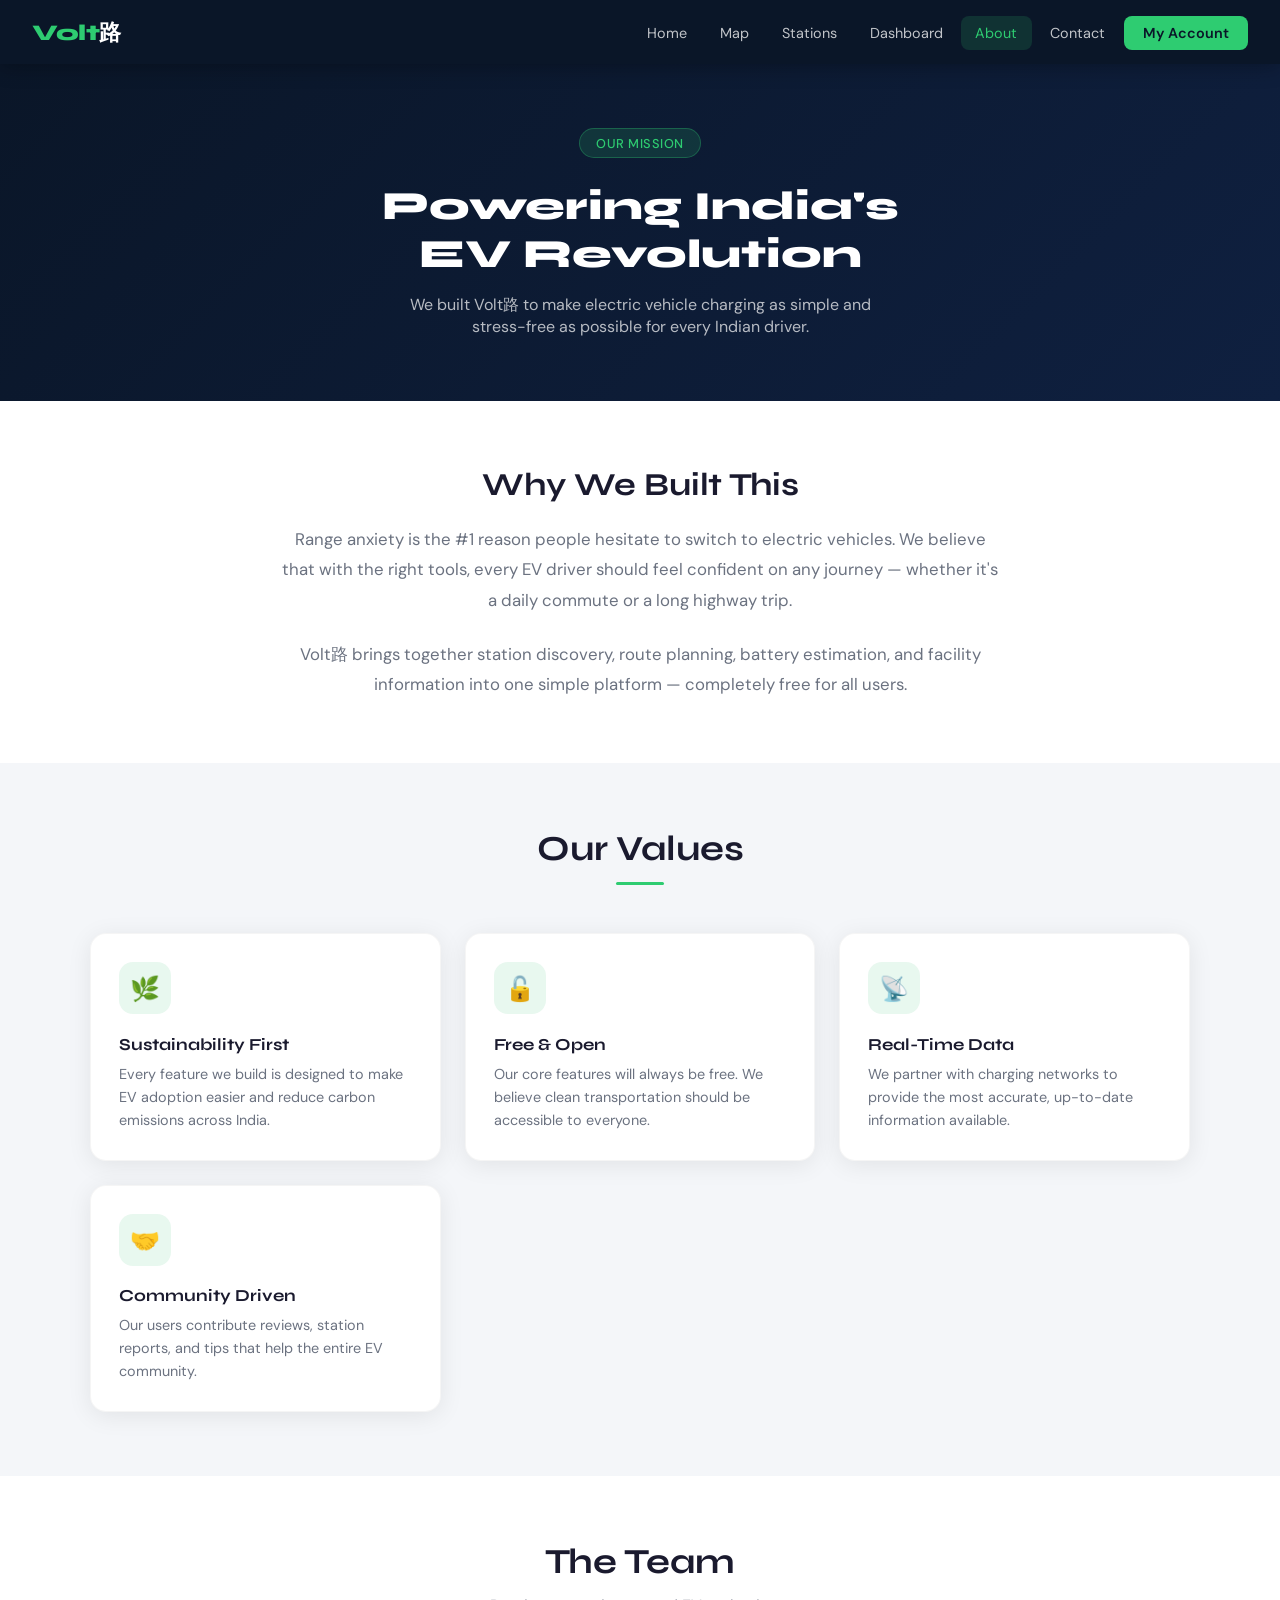
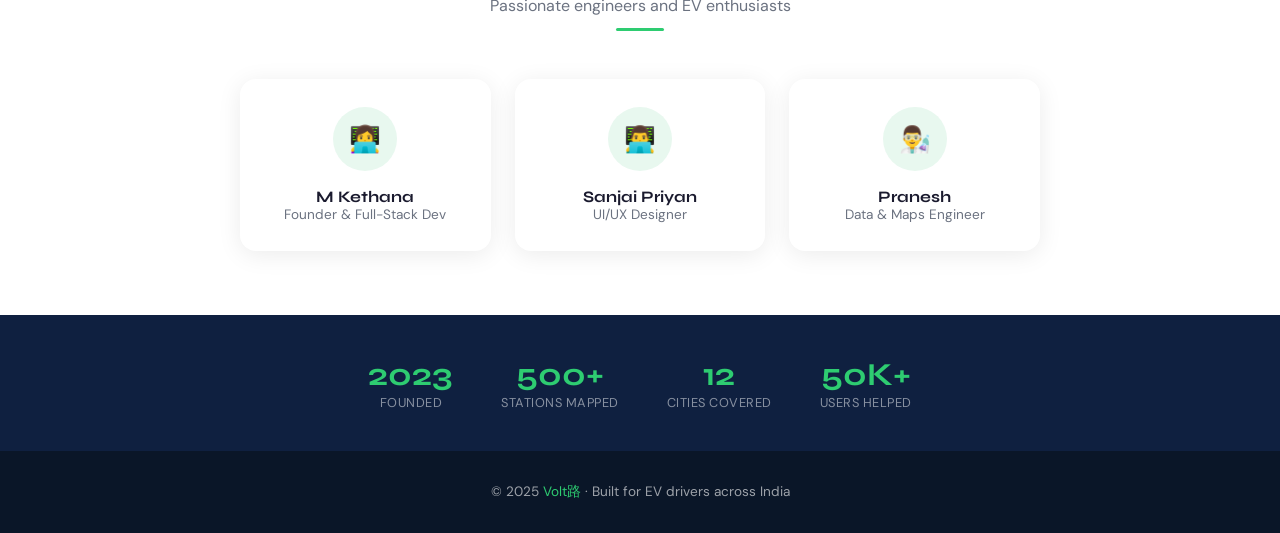
<file: about.html>
<!DOCTYPE html>
<html lang="en">
<head>
  <meta charset="UTF-8" />
  <meta name="viewport" content="width=device-width, initial-scale=1.0" />
  <title>About – Volt路</title>
  <link rel="stylesheet" href="css/style.css" />
</head>
<body>

<nav>
  <a class="logo" href="index.html">Volt<span>路</span></a>
  <ul class="nav-links">
    <li><a href="index.html">Home</a></li>
    <li><a href="map.html">Map</a></li>
    <li><a href="station.html">Stations</a></li>
    <li><a href="dashboard.html">Dashboard</a></li>
    <li><a href="about.html" class="active">About</a></li>
    <li><a href="contact.html">Contact</a></li>
    <li><a href="dashboard.html" class="nav-cta">My Account</a></li>
  </ul>
</nav>

<div class="about-hero">
  <div class="hero-badge">Our Mission</div>
  <h1>Powering India's<br>EV Revolution</h1>
  <p>We built Volt路 to make electric vehicle charging as simple and stress-free as possible for every Indian driver.</p>
</div>

<!-- MISSION -->
<section class="section" style="background:white">
  <div style="max-width:720px;margin:0 auto;text-align:center">
    <h2 style="font-family:'Syne',sans-serif;font-size:2rem;font-weight:700;margin-bottom:1.25rem">Why We Built This</h2>
    <p style="font-size:1.05rem;color:#6b7280;line-height:1.8;margin-bottom:1.5rem">
      Range anxiety is the #1 reason people hesitate to switch to electric vehicles. We believe that with the right tools, every EV driver should feel confident on any journey — whether it's a daily commute or a long highway trip.
    </p>
    <p style="font-size:1.05rem;color:#6b7280;line-height:1.8">
      Volt路 brings together station discovery, route planning, battery estimation, and facility information into one simple platform — completely free for all users.
    </p>
  </div>
</section>

<!-- VALUES -->
<section class="section">
  <div class="section-header">
    <h2>Our Values</h2>
    <div class="accent-line"></div>
  </div>
  <div class="cards-grid">
    <div class="card fade-up"><div class="card-icon">🌿</div><h3>Sustainability First</h3><p>Every feature we build is designed to make EV adoption easier and reduce carbon emissions across India.</p></div>
    <div class="card fade-up"><div class="card-icon">🔓</div><h3>Free & Open</h3><p>Our core features will always be free. We believe clean transportation should be accessible to everyone.</p></div>
    <div class="card fade-up"><div class="card-icon">📡</div><h3>Real-Time Data</h3><p>We partner with charging networks to provide the most accurate, up-to-date information available.</p></div>
    <div class="card fade-up"><div class="card-icon">🤝</div><h3>Community Driven</h3><p>Our users contribute reviews, station reports, and tips that help the entire EV community.</p></div>
  </div>
</section>

<!-- TEAM -->
<section class="section" style="background:white">
  <div class="section-header">
    <h2>The Team</h2>
    <p>Passionate engineers and EV enthusiasts</p>
    <div class="accent-line"></div>
  </div>
  <div class="team-grid">
    <div class="team-card fade-up"><div class="team-avatar">👩‍💻</div><h4>M Kethana</h4><p>Founder & Full-Stack Dev</p></div>
    <div class="team-card fade-up"><div class="team-avatar">👨‍💻</div><h4>Sanjai Priyan</h4><p>UI/UX Designer</p></div>
    <div class="team-card fade-up"><div class="team-avatar">👨‍🔬</div><h4>Pranesh</h4><p>Data & Maps Engineer</p></div>
  </div>
</section>

<!-- STATS -->
<div class="stats">
  <div class="stat"><div class="stat-num">2023</div><div class="stat-label">Founded</div></div>
  <div class="stat"><div class="stat-num">500+</div><div class="stat-label">Stations Mapped</div></div>
  <div class="stat"><div class="stat-num">12</div><div class="stat-label">Cities Covered</div></div>
  <div class="stat"><div class="stat-num">50K+</div><div class="stat-label">Users Helped</div></div>
</div>

<footer>
  <p>© 2025 <span>Volt路</span> · Built for EV drivers across India</p>
</footer>

<div class="notif" id="notif"></div>
<script src="js/main.js"></script>
</body>
</html>
</file>
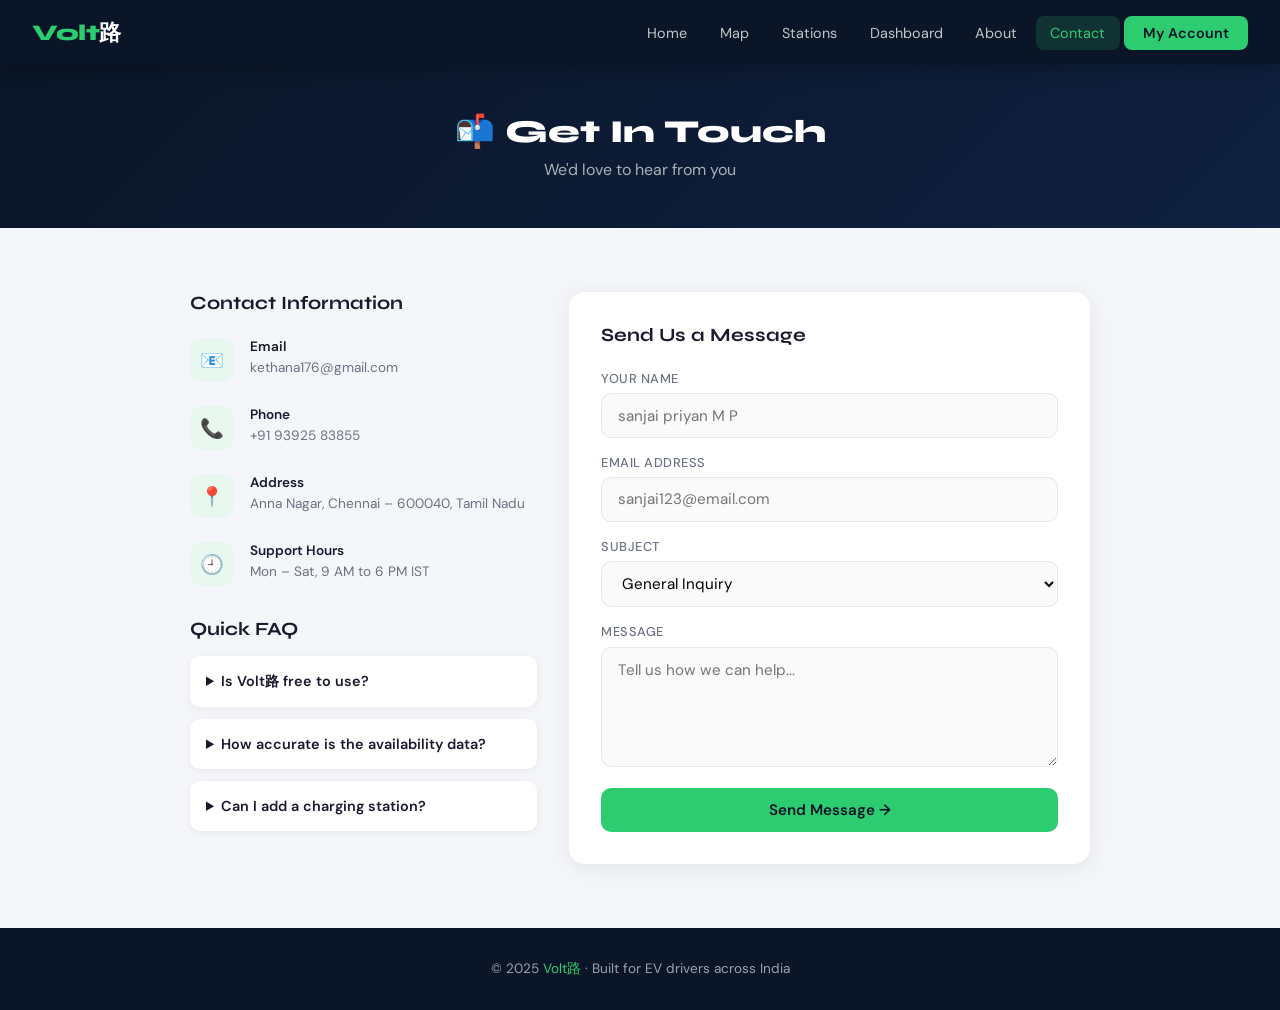
<file: contact.html>
<!DOCTYPE html>
<html lang="en">
<head>
  <meta charset="UTF-8" />
  <meta name="viewport" content="width=device-width, initial-scale=1.0" />
  <title>Contact – Volt路</title>
  <link rel="stylesheet" href="css/style.css" />
</head>
<body>

<nav>
  <a class="logo" href="index.html">Volt<span>路</span></a>
  <ul class="nav-links">
    <li><a href="index.html">Home</a></li>
    <li><a href="map.html">Map</a></li>
    <li><a href="station.html">Stations</a></li>
    <li><a href="dashboard.html">Dashboard</a></li>
    <li><a href="about.html">About</a></li>
    <li><a href="contact.html" class="active">Contact</a></li>
    <li><a href="dashboard.html" class="nav-cta">My Account</a></li>
  </ul>
</nav>

<div class="page-header">
  <h1>📬 Get In Touch</h1>
  <p>We'd love to hear from you</p>
</div>

<section class="section">
  <div class="contact-grid">

    <!-- INFO -->
    <div class="contact-info">
      <h3>Contact Information</h3>
      <div class="contact-item">
        <div class="contact-item-icon">📧</div>
        <div><h4>Email</h4><p>kethana176@gmail.com</p></div>
      </div>
      <div class="contact-item">
        <div class="contact-item-icon">📞</div>
        <div><h4>Phone</h4><p>+91 93925 83855</p></div>
      </div>
      <div class="contact-item">
        <div class="contact-item-icon">📍</div>
        <div><h4>Address</h4><p>Anna Nagar, Chennai – 600040, Tamil Nadu</p></div>
      </div>
      <div class="contact-item">
        <div class="contact-item-icon">🕘</div>
        <div><h4>Support Hours</h4><p>Mon – Sat, 9 AM to 6 PM IST</p></div>
      </div>

      <!-- FAQ -->
      <div style="margin-top:2rem">
        <h3 style="font-family:'Syne',sans-serif;font-weight:700;margin-bottom:1rem">Quick FAQ</h3>
        <div style="display:flex;flex-direction:column;gap:0.75rem">
          <details style="background:white;border-radius:10px;padding:1rem;box-shadow:0 2px 8px rgba(0,0,0,0.06)">
            <summary style="font-weight:600;cursor:pointer;font-size:0.9rem">Is Volt路 free to use?</summary>
            <p style="margin-top:0.5rem;font-size:0.85rem;color:#6b7280">Yes! All core features including map, route planner, and station finder are 100% free.</p>
          </details>
          <details style="background:white;border-radius:10px;padding:1rem;box-shadow:0 2px 8px rgba(0,0,0,0.06)">
            <summary style="font-weight:600;cursor:pointer;font-size:0.9rem">How accurate is the availability data?</summary>
            <p style="margin-top:0.5rem;font-size:0.85rem;color:#6b7280">We partner directly with charging networks to get near real-time status updates.</p>
          </details>
          <details style="background:white;border-radius:10px;padding:1rem;box-shadow:0 2px 8px rgba(0,0,0,0.06)">
            <summary style="font-weight:600;cursor:pointer;font-size:0.9rem">Can I add a charging station?</summary>
            <p style="margin-top:0.5rem;font-size:0.85rem;color:#6b7280">Yes! Use the form on this page to report a station or request a new listing.</p>
          </details>
        </div>
      </div>
    </div>

    <!-- FORM -->
    <div class="contact-form">
      <h3>Send Us a Message</h3>
      <form id="contactForm" onsubmit="submitContact(event)">
        <div class="form-group">
          <label>Your Name</label>
          <input type="text" placeholder="sanjai priyan M P" required />
        </div>
        <div class="form-group">
          <label>Email Address</label>
          <input type="email" placeholder="sanjai123@email.com" required />
        </div>
        <div class="form-group">
          <label>Subject</label>
          <select>
            <option>General Inquiry</option>
            <option>Report a Station Issue</option>
            <option>Add a New Station</option>
            <option>Partnership</option>
            <option>Technical Support</option>
          </select>
        </div>
        <div class="form-group">
          <label>Message</label>
          <textarea placeholder="Tell us how we can help..." required></textarea>
        </div>
        <button type="submit" class="btn btn-primary">Send Message →</button>
      </form>
    </div>

  </div>
</section>

<footer>
  <p>© 2025 <span>Volt路</span> · Built for EV drivers across India</p>
</footer>

<div class="notif" id="notif"></div>
<script src="js/main.js"></script>
</body>
</html>
</file>
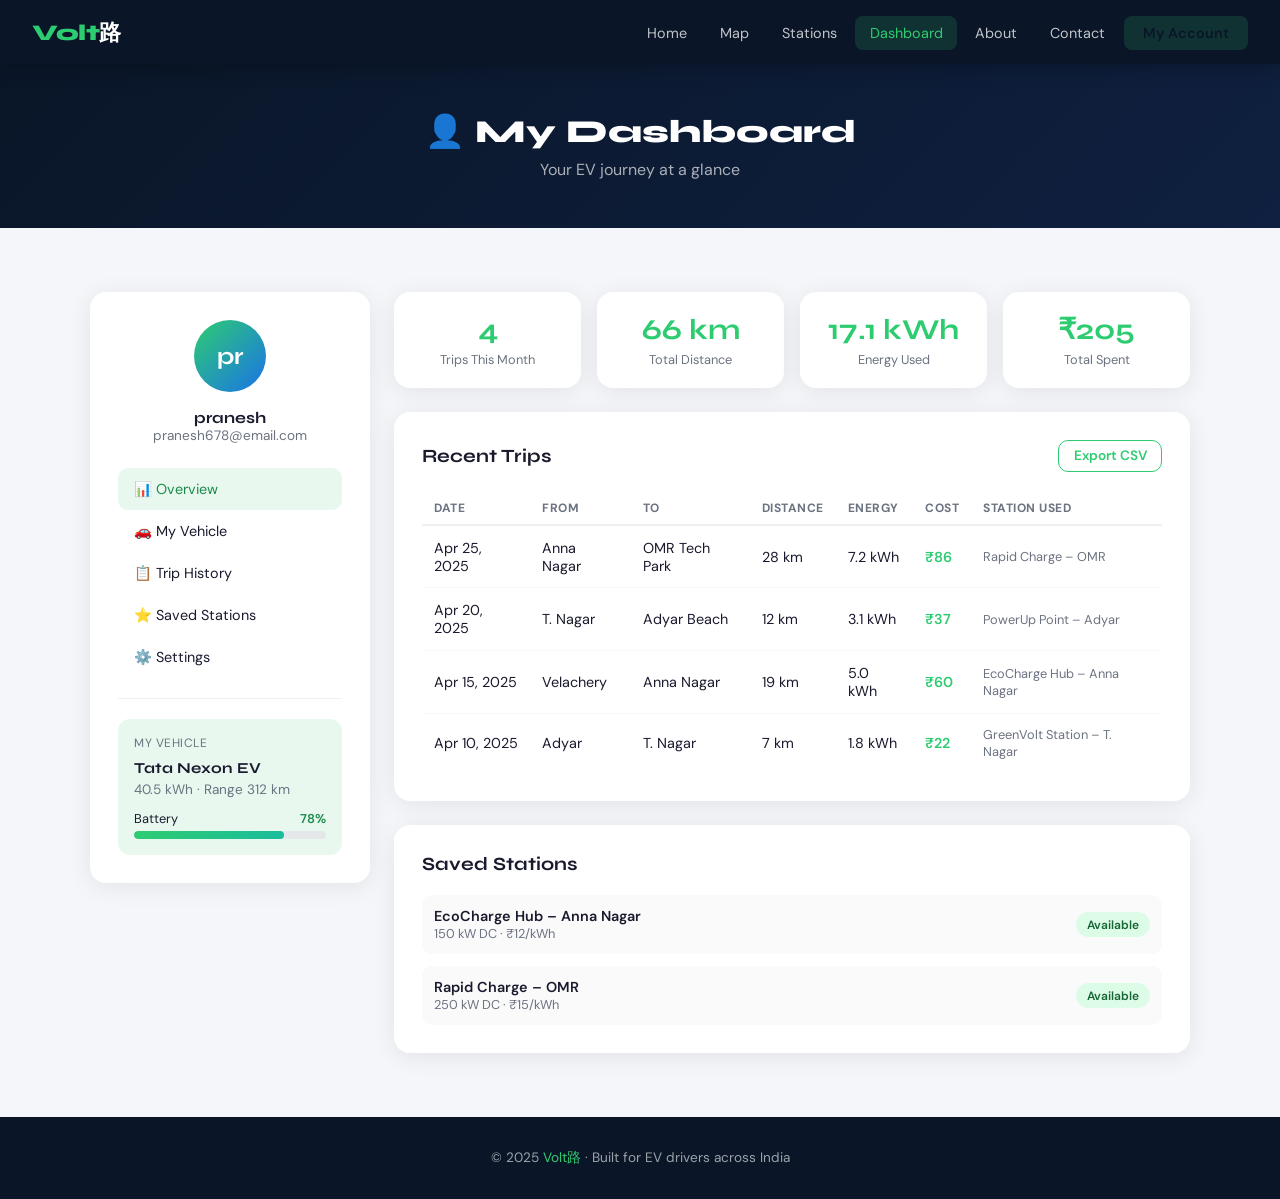
<file: dashboard.html>
<!DOCTYPE html>
<html lang="en">
<head>
  <meta charset="UTF-8" />
  <meta name="viewport" content="width=device-width, initial-scale=1.0" />
  <title>Dashboard – Volt路</title>
  <link rel="stylesheet" href="css/style.css" />
</head>
<body>

<nav>
  <a class="logo" href="index.html">Volt<span>路</span></a>
  <ul class="nav-links">
    <li><a href="index.html">Home</a></li>
    <li><a href="map.html">Map</a></li>
    <li><a href="station.html">Stations</a></li>
    <li><a href="dashboard.html" class="active">Dashboard</a></li>
    <li><a href="about.html">About</a></li>
    <li><a href="contact.html">Contact</a></li>
    <li><a href="dashboard.html" class="nav-cta">My Account</a></li>
  </ul>
</nav>

<div class="page-header">
  <h1>👤 My Dashboard</h1>
  <p>Your EV journey at a glance</p>
</div>

<section class="section">
  <div class="dashboard-grid">

    <!-- SIDEBAR -->
    <div class="dash-sidebar">
      <div class="avatar">pr</div>
      <div class="dash-name">pranesh</div>
      <div class="dash-email">pranesh678@email.com</div>
      <ul class="dash-nav">
        <li><a href="#" class="active">📊 Overview</a></li>
        <li><a href="#">🚗 My Vehicle</a></li>
        <li><a href="#">📋 Trip History</a></li>
        <li><a href="#">⭐ Saved Stations</a></li>
        <li><a href="#">⚙️ Settings</a></li>
      </ul>
      <hr style="margin:1.25rem 0;border:none;border-top:1px solid #f0f0f0" />
      <!-- Vehicle Card -->
      <div style="background:var(--green-light);border-radius:12px;padding:1rem">
        <div style="font-size:0.75rem;text-transform:uppercase;letter-spacing:0.5px;color:#6b7280;margin-bottom:0.5rem">My Vehicle</div>
        <div style="font-family:'Syne',sans-serif;font-weight:700;font-size:0.95rem">Tata Nexon EV</div>
        <div style="font-size:0.85rem;color:#6b7280;margin:0.25rem 0">40.5 kWh · Range 312 km</div>
        <!-- Battery Bar -->
        <div style="margin-top:0.75rem">
          <div style="display:flex;justify-content:space-between;font-size:0.8rem;margin-bottom:4px">
            <span>Battery</span><span style="color:var(--green-dark);font-weight:600">78%</span>
          </div>
          <div class="charge-bar-bg"><div class="charge-bar-fill" style="width:78%"></div></div>
        </div>
      </div>
    </div>

    <!-- MAIN -->
    <div class="dash-main">

      <!-- Metrics -->
      <div class="metric-row">
        <div class="metric"><div class="metric-val">4</div><div class="metric-label">Trips This Month</div></div>
        <div class="metric"><div class="metric-val">66 km</div><div class="metric-label">Total Distance</div></div>
        <div class="metric"><div class="metric-val">17.1 kWh</div><div class="metric-label">Energy Used</div></div>
        <div class="metric"><div class="metric-val">₹205</div><div class="metric-label">Total Spent</div></div>
      </div>

      <!-- Trips Table -->
      <div class="trips-table">
        <div style="display:flex;justify-content:space-between;align-items:center;margin-bottom:1.25rem">
          <h3 style="font-family:'Syne',sans-serif;font-weight:700;margin:0">Recent Trips</h3>
          <button class="btn btn-secondary" style="padding:0.4rem 0.9rem;font-size:0.85rem">Export CSV</button>
        </div>
        <div style="overflow-x:auto">
          <table>
            <thead>
              <tr>
                <th>Date</th><th>From</th><th>To</th><th>Distance</th><th>Energy</th><th>Cost</th><th>Station Used</th>
              </tr>
            </thead>
            <tbody id="tripsBody"></tbody>
          </table>
        </div>
      </div>

      <!-- Saved Stations -->
      <div class="trips-table">
        <h3 style="font-family:'Syne',sans-serif;font-weight:700;margin-bottom:1.25rem">Saved Stations</h3>
        <div style="display:flex;flex-direction:column;gap:0.75rem">
          <div style="display:flex;justify-content:space-between;align-items:center;padding:0.75rem;background:#fafafa;border-radius:10px">
            <div>
              <div style="font-weight:600;font-size:0.9rem">EcoCharge Hub – Anna Nagar</div>
              <div style="font-size:0.8rem;color:#6b7280">150 kW DC · ₹12/kWh</div>
            </div>
            <span class="badge badge-green">Available</span>
          </div>
          <div style="display:flex;justify-content:space-between;align-items:center;padding:0.75rem;background:#fafafa;border-radius:10px">
            <div>
              <div style="font-weight:600;font-size:0.9rem">Rapid Charge – OMR</div>
              <div style="font-size:0.8rem;color:#6b7280">250 kW DC · ₹15/kWh</div>
            </div>
            <span class="badge badge-green">Available</span>
          </div>
        </div>
      </div>

    </div>
  </div>
</section>

<footer>
  <p>© 2025 <span>Volt路</span> · Built for EV drivers across India</p>
</footer>

<div class="notif" id="notif"></div>
<script src="js/main.js"></script>
</body>
</html>
</file>
<file: css/style.css>
@import url('https://fonts.googleapis.com/css2?family=Syne:wght@400;600;700;800&family=DM+Sans:wght@300;400;500&display=swap');

:root {
  --green: #2ecc71;
  --green-dark: #1a8a4a;
  --green-light: #e8f8ef;
  --blue: #1a73e8;
  --blue-dark: #0d47a1;
  --navy: #0a1628;
  --navy2: #0f2040;
  --white: #ffffff;
  --gray: #f4f6f9;
  --text: #1a1a2e;
  --muted: #6b7280;
  --card-bg: #ffffff;
  --radius: 16px;
  --shadow: 0 4px 24px rgba(0,0,0,0.08);
}

* { margin: 0; padding: 0; box-sizing: border-box; }

body {
  font-family: 'DM Sans', sans-serif;
  background: var(--gray);
  color: var(--text);
}

/* ── NAV ── */
nav {
  background: var(--navy);
  padding: 0 2rem;
  display: flex;
  align-items: center;
  justify-content: space-between;
  height: 64px;
  position: sticky; top: 0; z-index: 100;
  box-shadow: 0 2px 20px rgba(0,0,0,0.3);
}
.logo {
  font-family: 'Syne', sans-serif;
  font-weight: 800;
  font-size: 1.4rem;
  color: var(--green);
  text-decoration: none;
  letter-spacing: -0.5px;
}
.logo span { color: var(--white); }
.nav-links { display: flex; gap: 0.25rem; list-style: none; }
.nav-links a {
  color: rgba(255,255,255,0.75);
  text-decoration: none;
  padding: 0.5rem 0.9rem;
  border-radius: 8px;
  font-size: 0.9rem;
  transition: all 0.2s;
}
.nav-links a:hover, .nav-links a.active {
  background: rgba(46,204,113,0.15);
  color: var(--green);
}
.nav-cta {
  background: var(--green);
  color: var(--navy) !important;
  font-weight: 600 !important;
  padding: 0.5rem 1.2rem !important;
}
.nav-cta:hover { background: #27ae60 !important; color: var(--navy) !important; }

/* ── HERO ── */
.hero {
  background: linear-gradient(135deg, var(--navy) 0%, var(--navy2) 60%, #0a2a1a 100%);
  color: white;
  padding: 5rem 2rem 4rem;
  text-align: center;
  position: relative;
  overflow: hidden;
}
.hero::before {
  content: '';
  position: absolute; inset: 0;
  background: radial-gradient(ellipse at 50% 120%, rgba(46,204,113,0.15) 0%, transparent 60%);
}
.hero-badge {
  display: inline-block;
  background: rgba(46,204,113,0.15);
  border: 1px solid rgba(46,204,113,0.3);
  color: var(--green);
  padding: 0.35rem 1rem;
  border-radius: 999px;
  font-size: 0.8rem;
  font-weight: 500;
  letter-spacing: 0.5px;
  margin-bottom: 1.5rem;
  text-transform: uppercase;
}
.hero h1 {
  font-family: 'Syne', sans-serif;
  font-size: clamp(2.2rem, 5vw, 3.8rem);
  font-weight: 800;
  line-height: 1.1;
  margin-bottom: 1.2rem;
  position: relative;
}
.hero h1 .accent { color: var(--green); }
.hero p {
  font-size: 1.1rem;
  color: rgba(255,255,255,0.7);
  max-width: 520px;
  margin: 0 auto 2.5rem;
  line-height: 1.7;
  position: relative;
}

/* ── SEARCH BOX ── */
.search-box {
  background: rgba(255,255,255,0.06);
  border: 1px solid rgba(255,255,255,0.12);
  backdrop-filter: blur(10px);
  border-radius: var(--radius);
  padding: 1.5rem;
  max-width: 620px;
  margin: 0 auto;
  display: flex;
  gap: 0.75rem;
  flex-wrap: wrap;
  position: relative;
}
.search-box input, .search-box select {
  flex: 1;
  min-width: 160px;
  padding: 0.75rem 1rem;
  border-radius: 10px;
  border: 1px solid rgba(255,255,255,0.15);
  background: rgba(255,255,255,0.08);
  color: white;
  font-family: 'DM Sans', sans-serif;
  font-size: 0.9rem;
  outline: none;
  transition: border-color 0.2s;
}
.search-box input::placeholder { color: rgba(255,255,255,0.4); }
.search-box input:focus, .search-box select:focus { border-color: var(--green); }
.search-box select option { background: var(--navy); }
.btn {
  padding: 0.75rem 1.5rem;
  border-radius: 10px;
  border: none;
  cursor: pointer;
  font-family: 'DM Sans', sans-serif;
  font-weight: 600;
  font-size: 0.95rem;
  transition: all 0.2s;
}
.btn-primary {
  background: var(--green);
  color: var(--navy);
  width: 100%;
}
.btn-primary:hover { background: #27ae60; transform: translateY(-1px); }
.btn-secondary {
  background: transparent;
  color: var(--green);
  border: 1.5px solid var(--green);
}
.btn-secondary:hover { background: var(--green); color: var(--navy); }

/* ── STATS ── */
.stats {
  display: flex;
  justify-content: center;
  gap: 3rem;
  padding: 2.5rem;
  background: var(--navy2);
  flex-wrap: wrap;
}
.stat { text-align: center; }
.stat-num {
  font-family: 'Syne', sans-serif;
  font-size: 2rem;
  font-weight: 700;
  color: var(--green);
}
.stat-label { font-size: 0.8rem; color: rgba(255,255,255,0.5); text-transform: uppercase; letter-spacing: 0.5px; }

/* ── SECTIONS ── */
.section { padding: 4rem 2rem; }
.section-header { text-align: center; margin-bottom: 3rem; }
.section-header h2 {
  font-family: 'Syne', sans-serif;
  font-size: clamp(1.6rem, 3vw, 2.2rem);
  font-weight: 700;
  margin-bottom: 0.75rem;
}
.section-header p { color: var(--muted); font-size: 1rem; max-width: 480px; margin: 0 auto; }
.accent-line {
  width: 48px; height: 3px;
  background: var(--green);
  border-radius: 2px;
  margin: 0.75rem auto 0;
}

/* ── CARDS GRID ── */
.cards-grid {
  display: grid;
  grid-template-columns: repeat(auto-fit, minmax(260px, 1fr));
  gap: 1.5rem;
  max-width: 1100px;
  margin: 0 auto;
}
.card {
  background: var(--card-bg);
  border-radius: var(--radius);
  padding: 1.75rem;
  box-shadow: var(--shadow);
  transition: transform 0.2s, box-shadow 0.2s;
  border: 1px solid rgba(0,0,0,0.04);
}
.card:hover { transform: translateY(-4px); box-shadow: 0 12px 40px rgba(0,0,0,0.12); }
.card-icon {
  width: 52px; height: 52px;
  border-radius: 14px;
  background: var(--green-light);
  display: flex; align-items: center; justify-content: center;
  font-size: 1.5rem;
  margin-bottom: 1.2rem;
}
.card h3 {
  font-family: 'Syne', sans-serif;
  font-size: 1.05rem;
  font-weight: 700;
  margin-bottom: 0.5rem;
}
.card p { color: var(--muted); font-size: 0.9rem; line-height: 1.6; }

/* ── STATION CARDS ── */
.station-card {
  background: white;
  border-radius: var(--radius);
  padding: 1.5rem;
  box-shadow: var(--shadow);
  display: flex;
  flex-direction: column;
  gap: 1rem;
  border: 1px solid rgba(0,0,0,0.05);
  transition: transform 0.2s;
}
.station-card:hover { transform: translateY(-3px); }
.station-header { display: flex; justify-content: space-between; align-items: flex-start; }
.station-name { font-family: 'Syne', sans-serif; font-weight: 700; font-size: 1rem; }
.station-dist { font-size: 0.8rem; color: var(--muted); margin-top: 2px; }
.badge {
  padding: 0.3rem 0.7rem;
  border-radius: 999px;
  font-size: 0.75rem;
  font-weight: 600;
}
.badge-green { background: #dcfce7; color: #166534; }
.badge-yellow { background: #fef9c3; color: #854d0e; }
.badge-red { background: #fee2e2; color: #991b1b; }
.station-info { display: flex; gap: 1rem; flex-wrap: wrap; }
.info-item { font-size: 0.85rem; color: var(--muted); }
.info-item strong { color: var(--text); display: block; font-size: 0.9rem; }
.port-dots { display: flex; gap: 5px; flex-wrap: wrap; }
.port-dot {
  width: 12px; height: 12px;
  border-radius: 50%;
}
.port-dot.available { background: var(--green); }
.port-dot.busy { background: #ef4444; }
.port-dot.reserved { background: #f59e0b; }

/* ── MAP PLACEHOLDER ── */
#map {
  height: 420px;
  border-radius: var(--radius);
  overflow: hidden;
  box-shadow: var(--shadow);
  z-index: 1;
}

/* ── ROUTE PLANNER ── */
.route-panel {
  background: white;
  border-radius: var(--radius);
  padding: 1.75rem;
  box-shadow: var(--shadow);
}
.route-panel h3 {
  font-family: 'Syne', sans-serif;
  font-weight: 700;
  margin-bottom: 1.25rem;
  display: flex; align-items: center; gap: 0.5rem;
}
.form-group { margin-bottom: 1rem; }
.form-group label {
  display: block;
  font-size: 0.8rem;
  font-weight: 500;
  color: var(--muted);
  text-transform: uppercase;
  letter-spacing: 0.5px;
  margin-bottom: 0.4rem;
}
.form-group input, .form-group select {
  width: 100%;
  padding: 0.7rem 1rem;
  border-radius: 10px;
  border: 1.5px solid #e5e7eb;
  font-family: 'DM Sans', sans-serif;
  font-size: 0.95rem;
  outline: none;
  transition: border-color 0.2s;
  background: #fafafa;
}
.form-group input:focus, .form-group select:focus { border-color: var(--green); background: white; }
.range-group { display: flex; align-items: center; gap: 1rem; }
.range-group input[type=range] { flex: 1; accent-color: var(--green); }
.range-val {
  font-weight: 600;
  color: var(--green);
  min-width: 40px;
  text-align: right;
}

/* ── RESULT BOX ── */
.result-box {
  background: var(--green-light);
  border: 1.5px solid rgba(46,204,113,0.3);
  border-radius: 12px;
  padding: 1.25rem;
  margin-top: 1rem;
}
.result-box h4 { font-family: 'Syne', sans-serif; font-weight: 700; margin-bottom: 0.75rem; color: var(--green-dark); }
.result-row { display: flex; justify-content: space-between; font-size: 0.9rem; padding: 0.3rem 0; border-bottom: 1px dashed rgba(0,0,0,0.08); }
.result-row:last-child { border: none; }
.result-row span:last-child { font-weight: 600; }

/* ── DASHBOARD ── */
.dashboard-grid {
  display: grid;
  grid-template-columns: 280px 1fr;
  gap: 1.5rem;
  max-width: 1100px;
  margin: 0 auto;
}
.dash-sidebar {
  background: white;
  border-radius: var(--radius);
  padding: 1.75rem;
  box-shadow: var(--shadow);
  height: fit-content;
}
.avatar {
  width: 72px; height: 72px;
  border-radius: 50%;
  background: linear-gradient(135deg, var(--green), var(--blue));
  display: flex; align-items: center; justify-content: center;
  font-family: 'Syne', sans-serif;
  font-weight: 700;
  font-size: 1.5rem;
  color: white;
  margin: 0 auto 1rem;
}
.dash-name { font-family: 'Syne', sans-serif; font-weight: 700; text-align: center; }
.dash-email { text-align: center; font-size: 0.85rem; color: var(--muted); margin-bottom: 1.5rem; }
.dash-nav { list-style: none; }
.dash-nav li a {
  display: flex; align-items: center; gap: 0.75rem;
  padding: 0.75rem 1rem;
  border-radius: 10px;
  color: var(--text);
  text-decoration: none;
  font-size: 0.9rem;
  transition: all 0.2s;
}
.dash-nav li a:hover, .dash-nav li a.active {
  background: var(--green-light);
  color: var(--green-dark);
}
.dash-main { display: flex; flex-direction: column; gap: 1.5rem; }
.metric-row {
  display: grid;
  grid-template-columns: repeat(auto-fit, minmax(140px, 1fr));
  gap: 1rem;
}
.metric {
  background: white;
  border-radius: var(--radius);
  padding: 1.25rem;
  box-shadow: var(--shadow);
  text-align: center;
}
.metric-val { font-family: 'Syne', sans-serif; font-size: 1.8rem; font-weight: 700; color: var(--green); }
.metric-label { font-size: 0.8rem; color: var(--muted); margin-top: 0.25rem; }
.trips-table { background: white; border-radius: var(--radius); padding: 1.75rem; box-shadow: var(--shadow); }
.trips-table h3 { font-family: 'Syne', sans-serif; font-weight: 700; margin-bottom: 1.25rem; }
table { width: 100%; border-collapse: collapse; font-size: 0.9rem; }
thead th { font-size: 0.75rem; text-transform: uppercase; letter-spacing: 0.5px; color: var(--muted); padding: 0.5rem 0.75rem; text-align: left; border-bottom: 2px solid #f0f0f0; }
tbody td { padding: 0.8rem 0.75rem; border-bottom: 1px solid #f8f8f8; }
tbody tr:last-child td { border: none; }
tbody tr:hover td { background: #fafafa; }

/* ── ABOUT ── */
.about-hero {
  background: linear-gradient(135deg, var(--navy), var(--navy2));
  color: white;
  padding: 4rem 2rem;
  text-align: center;
}
.about-hero h1 { font-family: 'Syne', sans-serif; font-size: 2.5rem; font-weight: 800; }
.about-hero p { color: rgba(255,255,255,0.7); max-width: 500px; margin: 1rem auto 0; }
.team-grid {
  display: grid;
  grid-template-columns: repeat(auto-fit, minmax(200px, 1fr));
  gap: 1.5rem;
  max-width: 800px;
  margin: 0 auto;
}
.team-card {
  background: white;
  border-radius: var(--radius);
  padding: 1.75rem;
  text-align: center;
  box-shadow: var(--shadow);
}
.team-avatar {
  width: 64px; height: 64px;
  border-radius: 50%;
  display: flex; align-items: center; justify-content: center;
  font-size: 1.6rem;
  margin: 0 auto 1rem;
  background: var(--green-light);
}
.team-card h4 { font-family: 'Syne', sans-serif; font-weight: 700; }
.team-card p { font-size: 0.85rem; color: var(--muted); }

/* ── CONTACT ── */
.contact-grid {
  display: grid;
  grid-template-columns: 1fr 1.5fr;
  gap: 2rem;
  max-width: 900px;
  margin: 0 auto;
}
.contact-info h3 { font-family: 'Syne', sans-serif; font-weight: 700; margin-bottom: 1.5rem; }
.contact-item { display: flex; gap: 1rem; margin-bottom: 1.5rem; align-items: flex-start; }
.contact-item-icon {
  width: 44px; height: 44px; border-radius: 12px;
  background: var(--green-light);
  display: flex; align-items: center; justify-content: center;
  font-size: 1.2rem; flex-shrink: 0;
}
.contact-item h4 { font-size: 0.85rem; font-weight: 600; margin-bottom: 0.25rem; }
.contact-item p { font-size: 0.85rem; color: var(--muted); }
.contact-form {
  background: white;
  border-radius: var(--radius);
  padding: 2rem;
  box-shadow: var(--shadow);
}
.contact-form h3 { font-family: 'Syne', sans-serif; font-weight: 700; margin-bottom: 1.5rem; }
textarea {
  width: 100%;
  padding: 0.75rem 1rem;
  border-radius: 10px;
  border: 1.5px solid #e5e7eb;
  font-family: 'DM Sans', sans-serif;
  font-size: 0.95rem;
  resize: vertical;
  min-height: 120px;
  outline: none;
  transition: border-color 0.2s;
  background: #fafafa;
}
textarea:focus { border-color: var(--green); background: white; }

/* ── FOOTER ── */
footer {
  background: var(--navy);
  color: rgba(255,255,255,0.6);
  text-align: center;
  padding: 2rem;
  font-size: 0.85rem;
}
footer span { color: var(--green); }

/* ── PAGE HEADER ── */
.page-header {
  background: linear-gradient(135deg, var(--navy), var(--navy2));
  color: white;
  padding: 3rem 2rem;
  text-align: center;
}
.page-header h1 { font-family: 'Syne', sans-serif; font-size: 2rem; font-weight: 800; }
.page-header p { color: rgba(255,255,255,0.65); margin-top: 0.5rem; }

/* ── MAP LAYOUT ── */
.map-layout {
  display: grid;
  grid-template-columns: 340px 1fr;
  gap: 1.5rem;
  max-width: 1200px;
  margin: 0 auto;
  align-items: start;
}

/* ── NOTIFICATION ── */
.notif {
  position: fixed;
  bottom: 1.5rem; right: 1.5rem;
  background: var(--navy);
  color: white;
  padding: 1rem 1.5rem;
  border-radius: 12px;
  box-shadow: 0 8px 32px rgba(0,0,0,0.25);
  display: flex; gap: 0.75rem; align-items: center;
  font-size: 0.9rem;
  transform: translateY(100px);
  opacity: 0;
  transition: all 0.4s ease;
  z-index: 999;
  border-left: 4px solid var(--green);
}
.notif.show { transform: translateY(0); opacity: 1; }

/* ── RESPONSIVE ── */
@media (max-width: 768px) {
  nav { padding: 0 1rem; }
  .nav-links { display: none; }
  .map-layout { grid-template-columns: 1fr; }
  .dashboard-grid { grid-template-columns: 1fr; }
  .contact-grid { grid-template-columns: 1fr; }
  #map { height: 300px; }
  .stats { gap: 1.5rem; }
}

/* ── ANIMATIONS ── */
@keyframes fadeUp {
  from { opacity: 0; transform: translateY(20px); }
  to { opacity: 1; transform: translateY(0); }
}
.fade-up { animation: fadeUp 0.5s ease both; }
.fade-up:nth-child(2) { animation-delay: 0.1s; }
.fade-up:nth-child(3) { animation-delay: 0.2s; }
.fade-up:nth-child(4) { animation-delay: 0.3s; }

/* charge bar */
.charge-bar-wrap { display: flex; align-items: center; gap: 0.75rem; }
.charge-bar-bg {
  flex: 1; height: 8px;
  border-radius: 4px;
  background: #e5e7eb;
  overflow: hidden;
}
.charge-bar-fill {
  height: 100%;
  border-radius: 4px;
  background: linear-gradient(90deg, var(--green), #1abc9c);
  transition: width 0.8s ease;
}
</file>
